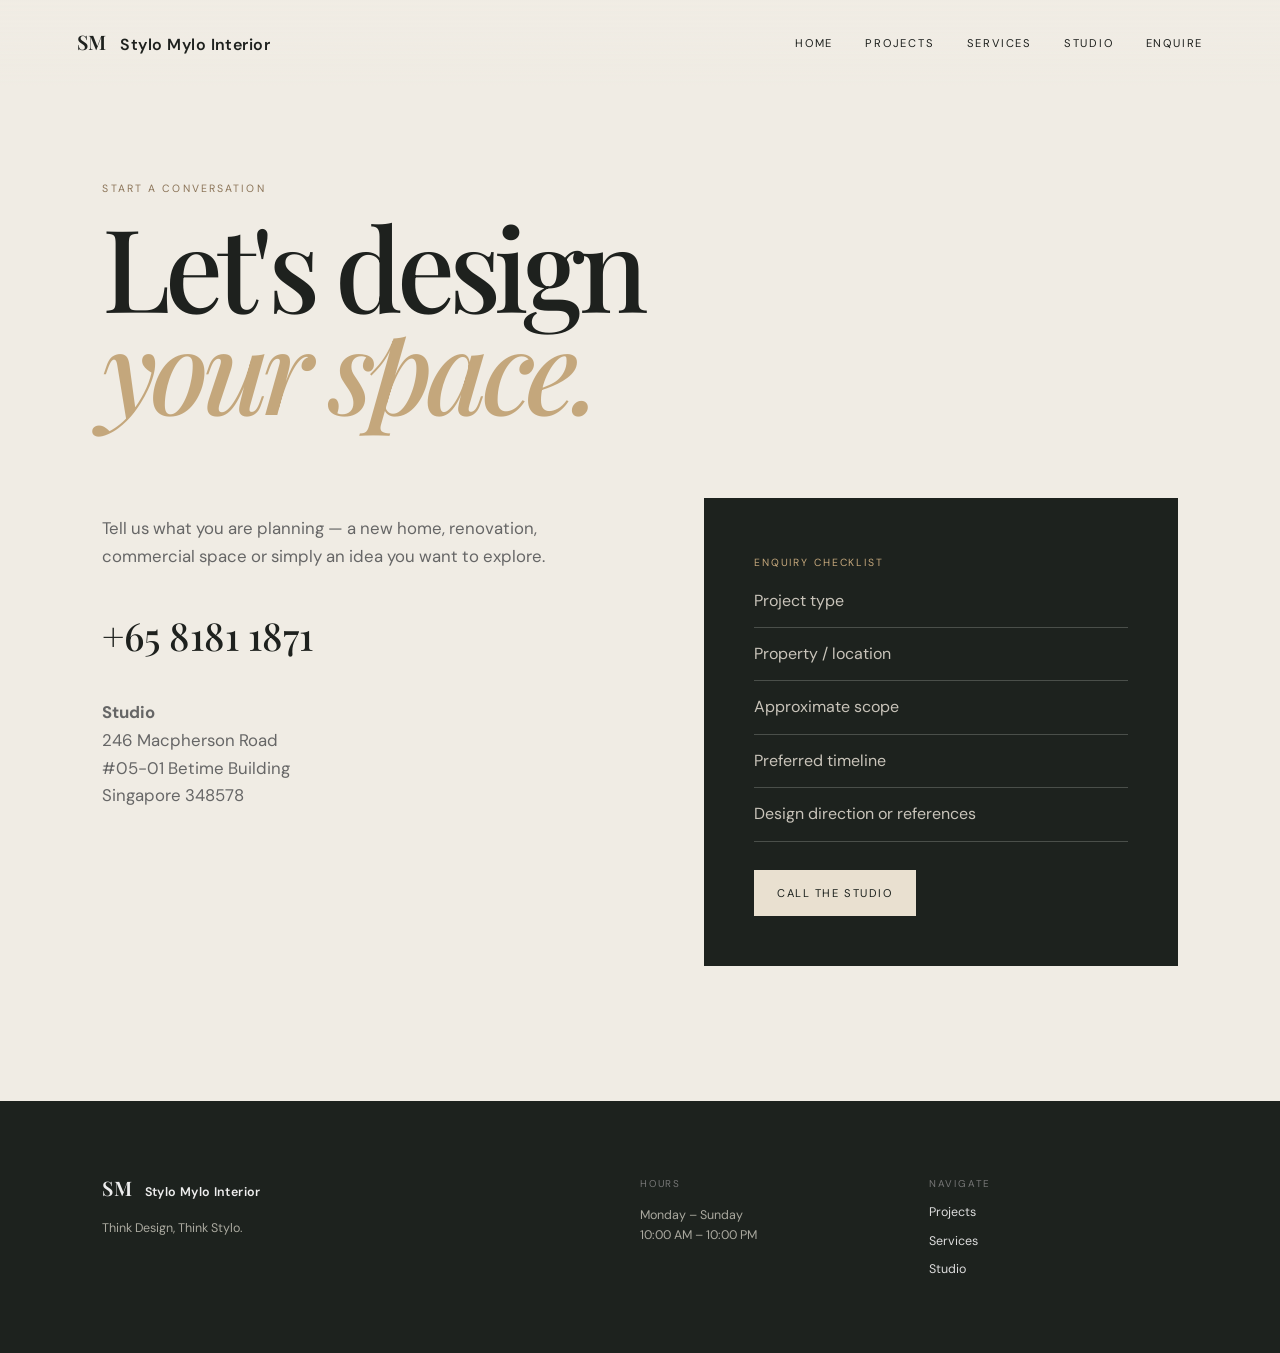
<file: contact.html>
<!doctype html><html lang="en"><head><meta charset="utf-8"><meta name="viewport" content="width=device-width,initial-scale=1"><title>Enquire — Stylo Mylo Interior</title><link rel="stylesheet" href="./styles.css?v=8"><link href="https://fonts.googleapis.com/css2?family=DM+Sans:wght@400;500;600;700&family=Playfair+Display:wght@500;600;700&display=swap" rel="stylesheet"></head><body><header class="site-header"><a class="brand" href="./index.html"><span>SM</span> Stylo Mylo Interior</a><button class="menu">Menu</button><nav><a href="./index.html">Home</a><a href="./projects.html">Projects</a><a href="./services.html">Services</a><a href="./about.html">Studio</a><a href="./contact.html">Enquire</a></nav></header><main class="section page contact-page"><p class="eyebrow">START A CONVERSATION</p><h1>Let's design<br><em>your space.</em></h1><div class="contact-grid"><div><p>Tell us what you are planning — a new home, renovation, commercial space or simply an idea you want to explore.</p><p class="contact-big"><a href="tel:+6581811871">+65 8181 1871</a></p><p><strong>Studio</strong><br>246 Macpherson Road<br>#05-01 Betime Building<br>Singapore 348578</p></div><div class="contact-box"><span>ENQUIRY CHECKLIST</span><p>Project type</p><p>Property / location</p><p>Approximate scope</p><p>Preferred timeline</p><p>Design direction or references</p><a class="button" href="tel:+6581811871">Call the studio</a></div></div></main><footer><div><a class="brand" href="./index.html"><span>SM</span> Stylo Mylo Interior</a><p>Think Design, Think Stylo.</p></div><div><p class="footer-label">HOURS</p><p>Monday – Sunday<br>10:00 AM – 10:00 PM</p></div><div><p class="footer-label">NAVIGATE</p><a href="./projects.html">Projects</a><a href="./services.html">Services</a><a href="./about.html">Studio</a></div></footer><script src="./script.js?v=8"></script></body></html>
</file>
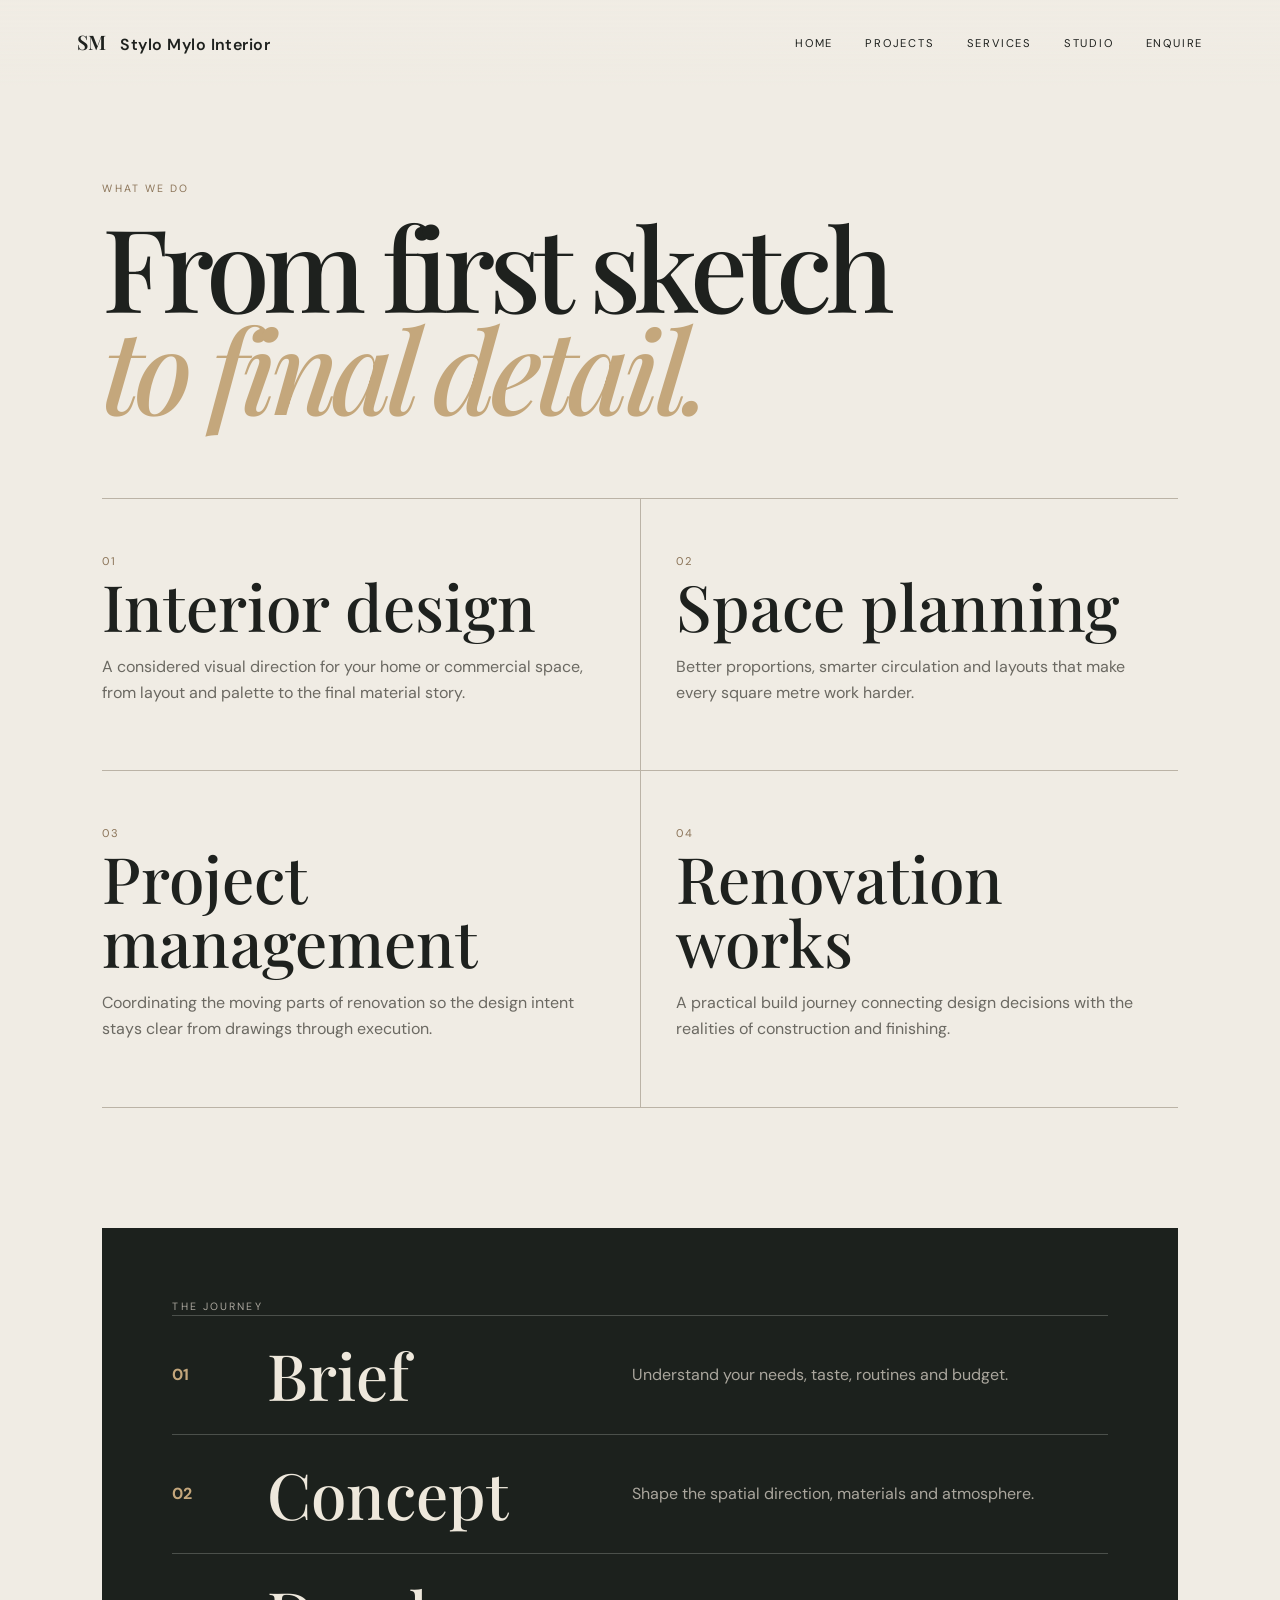
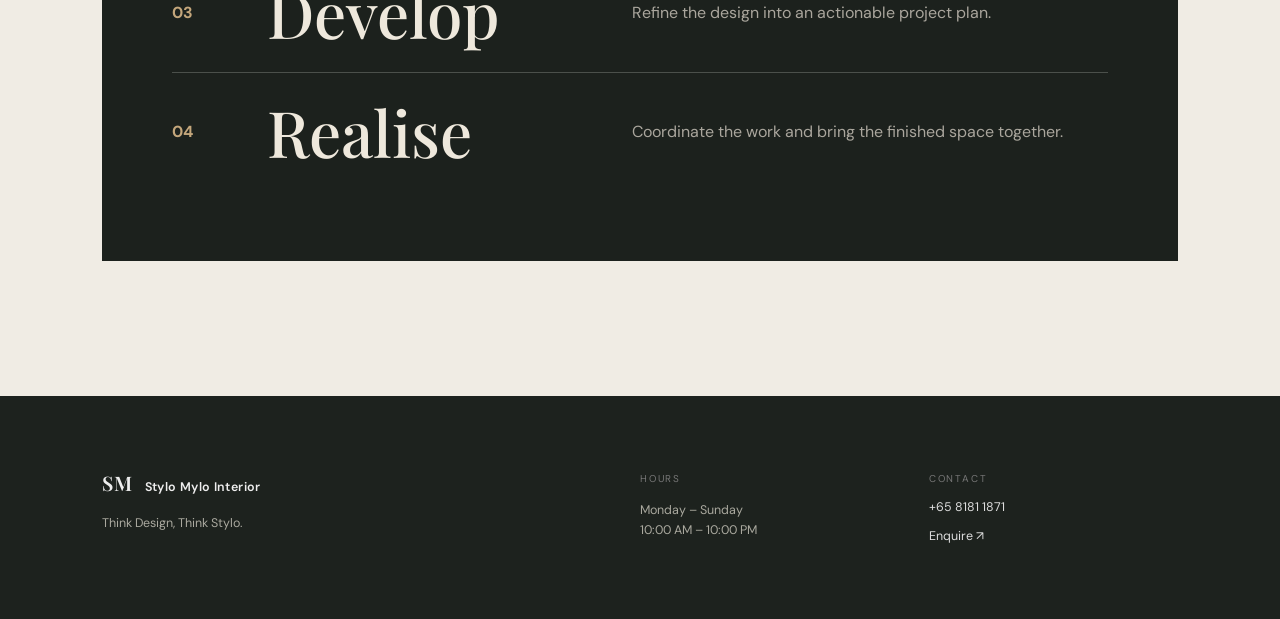
<file: services.html>
<!doctype html><html lang="en"><head><meta charset="utf-8"><meta name="viewport" content="width=device-width,initial-scale=1"><title>Services — Stylo Mylo Interior</title><link rel="stylesheet" href="./styles.css?v=8"><link href="https://fonts.googleapis.com/css2?family=DM+Sans:wght@400;500;600;700&family=Playfair+Display:wght@500;600;700&display=swap" rel="stylesheet"></head><body><header class="site-header"><a class="brand" href="./index.html"><span>SM</span> Stylo Mylo Interior</a><button class="menu">Menu</button><nav><a href="./index.html">Home</a><a href="./projects.html">Projects</a><a href="./services.html">Services</a><a href="./about.html">Studio</a><a href="./contact.html">Enquire</a></nav></header><main class="section page"><p class="eyebrow">WHAT WE DO</p><h1>From first sketch<br><em>to final detail.</em></h1><div class="service-cards"><article><span>01</span><h2>Interior design</h2><p>A considered visual direction for your home or commercial space, from layout and palette to the final material story.</p></article><article><span>02</span><h2>Space planning</h2><p>Better proportions, smarter circulation and layouts that make every square metre work harder.</p></article><article><span>03</span><h2>Project management</h2><p>Coordinating the moving parts of renovation so the design intent stays clear from drawings through execution.</p></article><article><span>04</span><h2>Renovation works</h2><p>A practical build journey connecting design decisions with the realities of construction and finishing.</p></article></div><section class="process"><p class="eyebrow">THE JOURNEY</p><div><b>01</b><strong>Brief</strong><p>Understand your needs, taste, routines and budget.</p></div><div><b>02</b><strong>Concept</strong><p>Shape the spatial direction, materials and atmosphere.</p></div><div><b>03</b><strong>Develop</strong><p>Refine the design into an actionable project plan.</p></div><div><b>04</b><strong>Realise</strong><p>Coordinate the work and bring the finished space together.</p></div></section></main><footer><div><a class="brand" href="./index.html"><span>SM</span> Stylo Mylo Interior</a><p>Think Design, Think Stylo.</p></div><div><p class="footer-label">HOURS</p><p>Monday – Sunday<br>10:00 AM – 10:00 PM</p></div><div><p class="footer-label">CONTACT</p><a href="tel:+6581811871">+65 8181 1871</a><a href="./contact.html">Enquire ↗</a></div></footer><script src="./script.js?v=8"></script></body></html>
</file>
<file: styles.css>
*{box-sizing:border-box}html{scroll-behavior:smooth}body{margin:0;background:#f0ece4;color:#1e211e;font-family:'DM Sans',sans-serif;line-height:1.65}a{color:inherit;text-decoration:none}img{display:block;width:100%;height:100%;object-fit:cover}.site-header{position:fixed;top:0;left:0;right:0;height:86px;padding:0 6vw;display:flex;align-items:center;justify-content:space-between;z-index:50;background:linear-gradient(#f0ece4,rgba(240,236,228,.05))}.brand{font-weight:600;letter-spacing:.03em}.brand span{font:600 1.25rem 'Playfair Display';margin-right:9px}.site-header nav{display:flex;gap:2rem;font-size:.7rem;text-transform:uppercase;letter-spacing:.16em}.menu{display:none;background:none;border:1px solid #777;padding:8px 13px}.hero{min-height:100svh;background:#171a17;color:#f4efe5;position:relative;display:flex;align-items:end;overflow:hidden}.hero-art{position:absolute;inset:0;background:linear-gradient(90deg,rgba(13,17,14,.7),rgba(13,17,14,.05)),url('https://images.unsplash.com/photo-1618221195710-dd6b41faaea6?auto=format&fit=crop&w=2200&q=90') center/cover;filter:saturate(.7)}.hero-copy{position:relative;padding:0 8vw 12vh;max-width:950px}.eyebrow{font-size:.66rem;letter-spacing:.2em;color:#8b7458;margin:0 0 18px}.hero .eyebrow{color:#c9b596}.hero h1,.page h1{font:500 clamp(4.2rem,9vw,9rem)/.88 'Playfair Display';letter-spacing:-.055em;margin:0}.hero h1 em,.page h1 em,h2 em{color:#c4a77c}.hero p.lede{max-width:570px;font-size:1rem;color:#ddd6ca;margin:30px 0}.button{display:inline-block;background:#20261f;color:#f3eee5;padding:14px 23px;font-size:.7rem;text-transform:uppercase;letter-spacing:.14em}.hero .button{background:#e9e0d0;color:#171a17}.section{padding:135px 8vw}.intro{display:grid;grid-template-columns:1fr 1fr;gap:9vw;align-items:end}.intro h2,.service-cards h2,.process strong,.about-split h2{font:500 clamp(2.6rem,5vw,5rem)/1 'Playfair Display';margin:0}.intro-copy{max-width:580px;font-size:1.05rem;color:#66635d}.project-grid{display:grid;grid-template-columns:1.15fr .85fr;gap:55px 28px;margin-top:80px}.project-grid article:nth-child(even){margin-top:150px}.project-grid img{height:520px}.project-grid article:nth-child(even) img{height:430px}.project-grid span{display:block;margin-top:18px;color:#8b7458;font-size:.63rem;letter-spacing:.18em}.project-grid h2{font:500 2rem 'Playfair Display';margin:5px 0}.page{padding-top:180px;min-height:100vh}.page-intro{max-width:580px;color:#6b6962;font-size:1.1rem;margin:30px 0 70px}.service-cards{display:grid;grid-template-columns:1fr 1fr;border-top:1px solid #bbb3a6;margin-top:80px}.service-cards article{padding:48px 35px 48px 0;border-bottom:1px solid #bbb3a6}.service-cards article:nth-child(even){padding-left:35px;border-left:1px solid #bbb3a6}.service-cards span{color:#8b7458;font-size:.7rem;letter-spacing:.15em}.service-cards p{color:#6b6962;max-width:500px}.process{margin-top:120px;background:#1c211d;color:#eee8dc;padding:70px}.process>div{display:grid;grid-template-columns:70px 1fr 1.4fr;gap:25px;padding:27px 0;border-top:1px solid #4b504b;align-items:center}.process b{color:#c4a77c}.process p{color:#aaa69d;margin:0}.about-split{display:grid;grid-template-columns:1fr 1fr;gap:9vw;align-items:center;margin-top:80px}.about-split>div:first-child{height:650px}.about-split p{color:#69665f}.manifesto{margin-top:130px;padding:45px 0;border-top:1px solid #aaa397;display:grid;gap:15px}.manifesto span{font:500 clamp(1.7rem,3.5vw,3.5rem) 'Playfair Display'}.contact-grid{display:grid;grid-template-columns:1fr 1fr;gap:10vw;margin-top:80px}.contact-grid>div:first-child{font-size:1.05rem;color:#666}.contact-big{font:500 clamp(1.8rem,3vw,3rem) 'Playfair Display';color:#1e211e!important}.contact-box{background:#1d221e;color:#eee9df;padding:50px}.contact-box span{font-size:.65rem;letter-spacing:.18em;color:#c4a77c}.contact-box p{border-bottom:1px solid #4a4f4a;padding:13px 0;margin:0;color:#c9c4ba}.contact-box .button{margin-top:28px;background:#e9e0d0;color:#1d221e}footer{background:#1d221e;color:#aaa99f;padding:65px 8vw;display:grid;grid-template-columns:2fr 1fr 1fr;gap:40px;font-size:.78rem}footer .brand{color:#eee;display:block;margin-bottom:15px}footer a{display:block;margin:8px 0;color:#ddd}.footer-label{font-size:.62rem;letter-spacing:.18em;color:#777}.reveal{opacity:0;transform:translateY(25px);transition:1s ease}.reveal.visible{opacity:1;transform:none}@media(max-width:800px){.site-header{height:74px;padding:0 6vw}.menu{display:block}.site-header nav{display:none;position:absolute;top:74px;left:0;right:0;background:#f0ece4;padding:25px 6vw;flex-direction:column;gap:18px}.site-header.open nav{display:flex}.hero-copy{padding:0 6vw 11vh}.hero h1,.page h1{font-size:clamp(3.7rem,17vw,6rem)}.section,.page{padding:95px 6vw}.intro,.about-split,.contact-grid{grid-template-columns:1fr;gap:40px}.project-grid{grid-template-columns:1fr;margin-top:55px}.project-grid article:nth-child(even){margin-top:0}.project-grid img,.project-grid article:nth-child(even) img{height:430px}.service-cards{grid-template-columns:1fr}.service-cards article:nth-child(even){padding-left:0;border-left:0}.process{padding:35px 25px}.process>div{grid-template-columns:40px 1fr;gap:12px}.process p{grid-column:2}.about-split>div:first-child{height:460px}.contact-grid{margin-top:50px}footer{grid-template-columns:1fr;padding:55px 6vw;gap:20px}}
</file>
